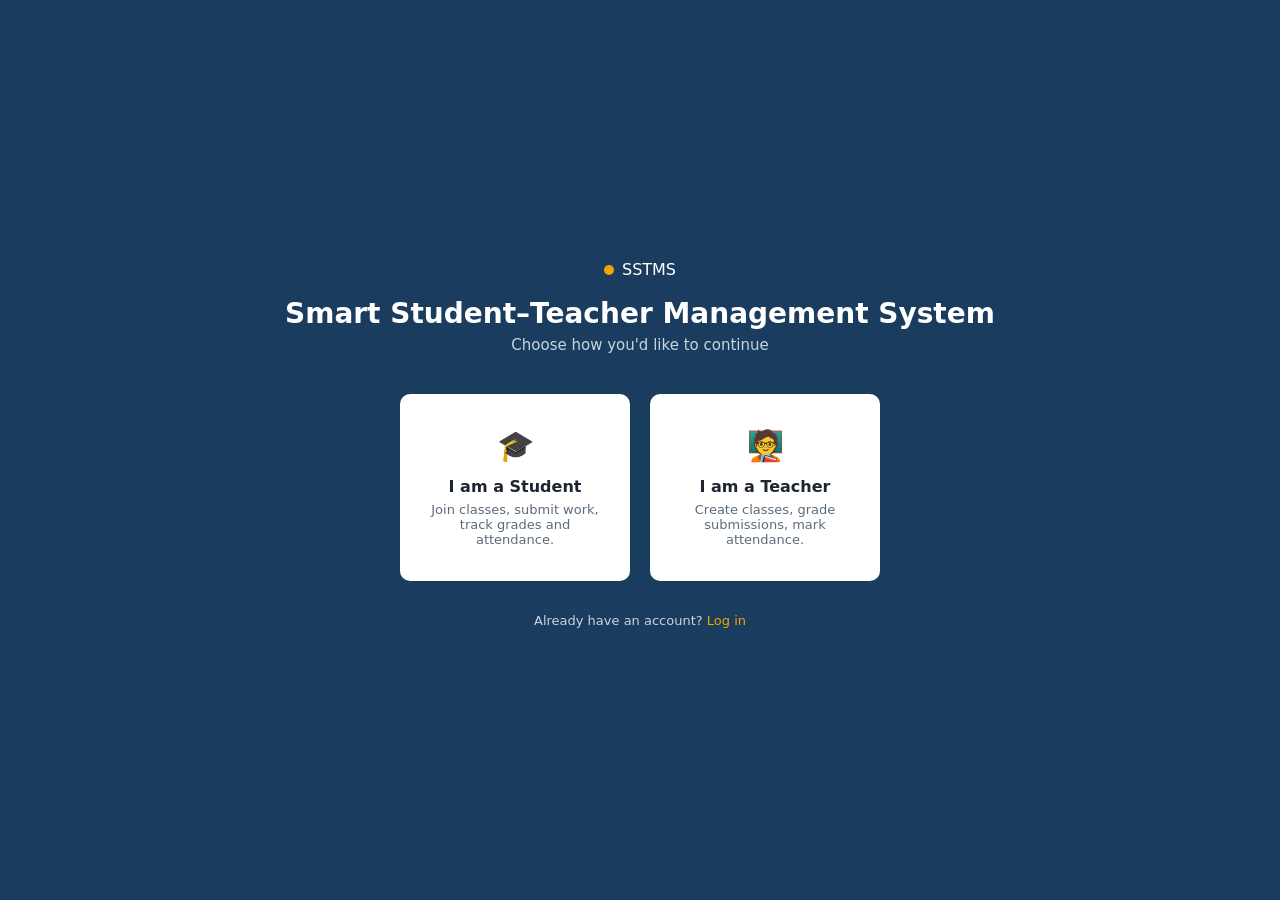
<file: frontend/index.html>
<!DOCTYPE html>
<html lang="en">
<head>
<meta charset="UTF-8">
<title>SSTMS — Welcome</title>
<link rel="stylesheet" href="index.css">
<style>
  
</style>
</head>
<body>
  <div class="landing">
    <span><span class="dot"></span>SSTMS</span>
    <h1>Smart Student–Teacher Management System</h1>
    <p class="lead">Choose how you'd like to continue</p>
    <div class="role-cards">
      <div class="role-card" onclick="go('register.html?role=student')">
        <div class="icon">🎓</div>
        <h3>I am a Student</h3>
        <p>Join classes, submit work, track grades and attendance.</p>
      </div>
      <div class="role-card" onclick="go('register.html?role=teacher')">
        <div class="icon">🧑‍🏫</div>
        <h3>I am a Teacher</h3>
        <p>Create classes, grade submissions, mark attendance.</p>
      </div>
    </div>
    <p class="landing-login">Already have an account? <a href="login.html">Log in</a></p>
  </div>
  <script src="app.js"></script>
</body>
</html>
</file>
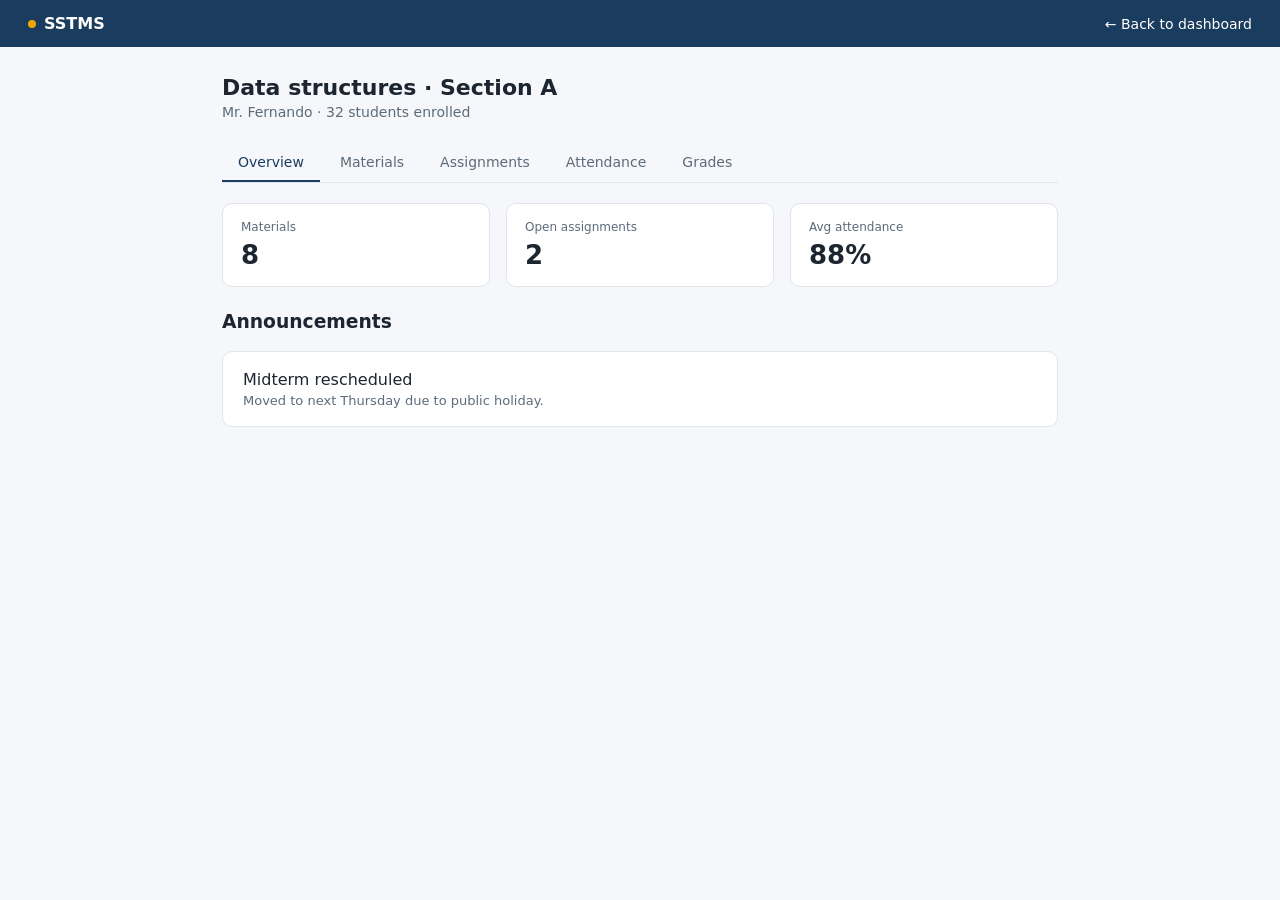
<file: frontend/class-detail.html>
<!DOCTYPE html>
<html lang="en">
<head>
<meta charset="UTF-8">
<title>SSTMS — Class detail</title>
<link rel="stylesheet" href="styles.css">
</head>
<body>
<div class="topbar">
  <div class="brand"><span class="dot"></span>SSTMS</div>
  <div class="topbar-actions">
    <a href="student-dashboard.html" style="color:#fff;">&larr; Back to dashboard</a>
  </div>
</div>
<div class="main" style="max-width:900px;margin:0 auto;">
  <h1>Data structures · Section A</h1>
  <p class="subtitle">Mr. Fernando · 32 students enrolled</p>

  <div class="tabs" id="classTabs">
    <div class="tab active" data-target="#panel-overview">Overview</div>
    <div class="tab" data-target="#panel-materials">Materials</div>
    <div class="tab" data-target="#panel-assignments">Assignments</div>
    <div class="tab" data-target="#panel-attendance">Attendance</div>
    <div class="tab" data-target="#panel-grades">Grades</div>
  </div>

  <div id="panel-overview" class="classTabs-panel">
    <div class="grid grid-3" style="margin-bottom:24px;">
      <div class="stat-card"><p class="label">Materials</p><p class="value">8</p></div>
      <div class="stat-card"><p class="label">Open assignments</p><p class="value">2</p></div>
      <div class="stat-card"><p class="label">Avg attendance</p><p class="value">88%</p></div>
    </div>
    <h3>Announcements</h3>
    <div class="card">
      <p style="font-weight:500;margin:0 0 4px;">Midterm rescheduled</p>
      <p style="font-size:13px;color:var(--text-muted);margin:0;">Moved to next Thursday due to public holiday.</p>
    </div>
  </div>

  <div id="panel-materials" class="classTabs-panel hidden">
    <div class="list-row"><div><p class="title">Week 4 — Binary trees (slides)</p><p class="meta">PDF · uploaded Mon</p></div><a href="#">Open ↗</a></div>
    <div class="list-row"><div><p class="title">Lab guide — recursion exercises</p><p class="meta">PDF · uploaded last week</p></div><a href="#">Open ↗</a></div>
  </div>

  <div id="panel-assignments" class="classTabs-panel hidden">
    <div class="list-row" style="cursor:pointer;" onclick="go('assignment-submission.html')">
      <div><p class="title">Binary tree implementation</p><p class="meta">Max score 100</p></div>
      <span class="badge badge-amber">Due in 2 days</span>
    </div>
  </div>

  <div id="panel-attendance" class="classTabs-panel hidden">
    <div class="list-row"><div><p class="title">Session — Mon 9:00 AM</p><p class="meta">Topic: trees &amp; recursion</p></div><span class="badge badge-success">Present</span></div>
    <div class="list-row"><div><p class="title">Session — Wed 9:00 AM</p><p class="meta">Topic: graph basics</p></div><span class="badge badge-danger">Absent</span></div>
  </div>

  <div id="panel-grades" class="classTabs-panel hidden">
    <div class="list-row"><div><p class="title">Quiz 1</p><p class="meta">Graded by Mr. Fernando</p></div><span class="badge badge-muted">88 / 100</span></div>
    <div class="list-row"><div><p class="title">Lab report 1</p><p class="meta">Graded by Mr. Fernando</p></div><span class="badge badge-muted">92 / 100</span></div>
  </div>
</div>
<script src="app.js"></script>
<script>initTabs('#classTabs');</script>
</body>
</html>
</file>
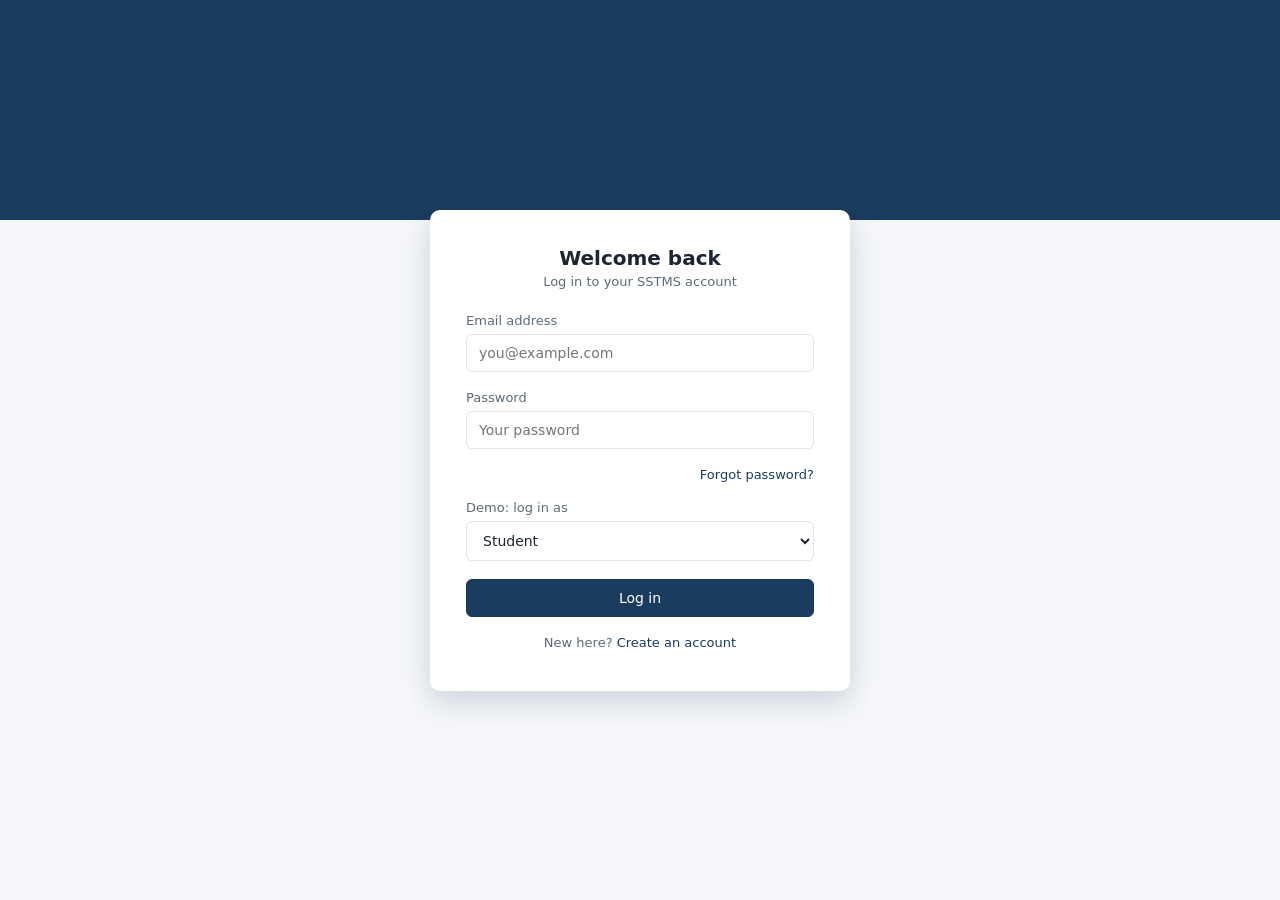
<file: frontend/login.html>
<!DOCTYPE html>
<html lang="en">

<head>
  <meta charset="UTF-8">
  <title>SSTMS — Log in</title>
  <link rel="stylesheet" href="login.css">
</head>

<body>
  <div class="auth-wrap">
    <div class="auth-card">
      <h1>Welcome back</h1>
      <p class="subtitle">Log in to your SSTMS account</p>

      <form id="loginForm">
        <div class="field">
          <label for="email">Email address</label>
          <input id="email" type="email" placeholder="you@example.com" required>
        </div>
        <div class="field">
          <label for="password">Password</label>
          <input id="password" type="password" placeholder="Your password" required>
          <div class="error-text" id="loginError">Incorrect email or password.</div>
        </div>
        <div style="display:flex;justify-content:flex-end;margin-bottom:18px;">
          <a href="#" style="font-size:13px;">Forgot password?</a>
        </div>

        <!-- Demo-only role picker so you can preview each dashboard without a real backend -->
        <div class="field">
          <label for="demoRole">Demo: log in as</label>
          <select id="demoRole">
            <option value="student">Student</option>
            <option value="teacher">Teacher</option>
            <option value="admin">Super Admin</option>
          </select>
        </div>

        <button type="submit" class="btn btn-primary btn-block">Log in</button>
      </form>

      <p class="auth-foot">New here? <a href="index.html">Create an account</a></p>
    </div>
  </div>

  <script src="login.js"></script>

</body>

</html>
</file>
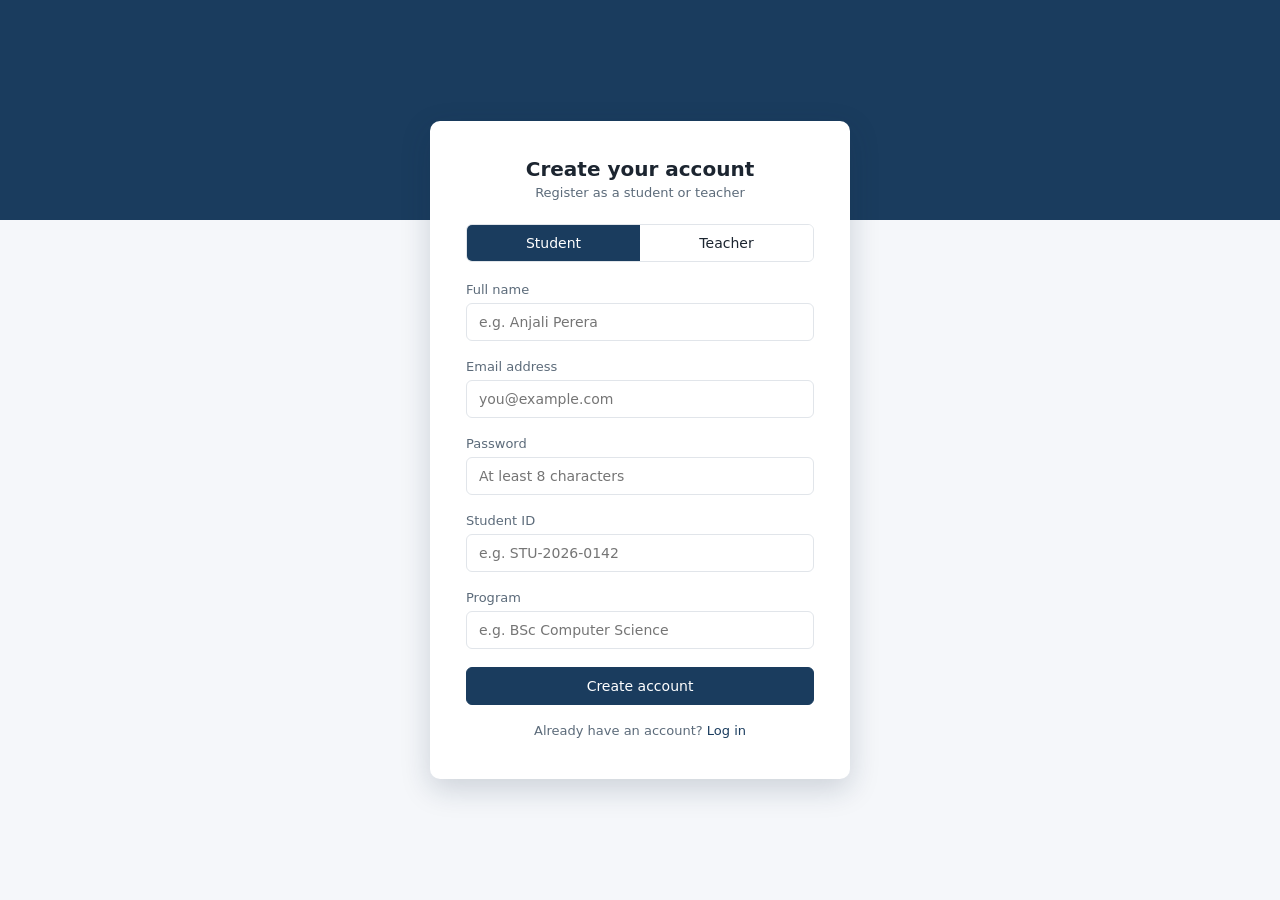
<file: frontend/register.html>
<!DOCTYPE html>
<html lang="en">
<head>
<meta charset="UTF-8">
<title>SSTMS — Register</title>
<link rel="stylesheet" href="styles.css">
</head>
<body>
<div class="auth-wrap">
  <div class="auth-card">
    <h1>Create your account</h1>
    <p class="subtitle">Register as a student or teacher</p>

    <div class="role-toggle">
      <button id="roleStudentBtn" class="active" type="button">Student</button>
      <button id="roleTeacherBtn" type="button">Teacher</button>
    </div>

    <form id="registerForm">
      <div class="field">
        <label for="fullName">Full name</label>
        <input id="fullName" type="text" placeholder="e.g. Anjali Perera" required>
      </div>
      <div class="field">
        <label for="email">Email address</label>
        <input id="email" type="email" placeholder="you@example.com" required>
      </div>
      <div class="field">
        <label for="password">Password</label>
        <input id="password" type="password" placeholder="At least 8 characters" required minlength="8">
      </div>

      <!-- Student-only fields -->
      <div id="studentFields">
        <div class="field">
          <label for="studentNo">Student ID</label>
          <input id="studentNo" type="text" placeholder="e.g. STU-2026-0142">
        </div>
        <div class="field">
          <label for="program">Program</label>
          <input id="program" type="text" placeholder="e.g. BSc Computer Science">
        </div>
      </div>

      <!-- Teacher-only fields -->
      <div id="teacherFields" class="hidden">
        <div class="field">
          <label for="qualification">Highest qualification</label>
          <input id="qualification" type="text" placeholder="e.g. MSc Software Engineering">
        </div>
        <div class="field">
          <label for="department">Department</label>
          <input id="department" type="text" placeholder="e.g. Faculty of Computing">
        </div>
        <p style="font-size:12px;color:var(--text-muted);margin:-8px 0 16px;">
          Teacher accounts require Super Admin approval before login.
        </p>
      </div>

      <button type="submit" class="btn btn-primary btn-block">Create account</button>
    </form>

    <p class="auth-foot">Already have an account? <a href="login.html">Log in</a></p>
  </div>
</div>

<script src="app.js"></script>
<script>
  const studentBtn = document.getElementById('roleStudentBtn');
  const teacherBtn = document.getElementById('roleTeacherBtn');
  const studentFields = document.getElementById('studentFields');
  const teacherFields = document.getElementById('teacherFields');

  function setRole(role){
    const isStudent = role === 'student';
    studentBtn.classList.toggle('active', isStudent);
    teacherBtn.classList.toggle('active', !isStudent);
    studentFields.classList.toggle('hidden', !isStudent);
    teacherFields.classList.toggle('hidden', isStudent);
  }

  studentBtn.addEventListener('click', () => setRole('student'));
  teacherBtn.addEventListener('click', () => setRole('teacher'));

  // Pre-select role from ?role= query param coming from the landing page
  const params = new URLSearchParams(window.location.search);
  setRole(params.get('role') === 'teacher' ? 'teacher' : 'student');

  document.getElementById('registerForm').addEventListener('submit', (e) => {
    e.preventDefault();
    const isStudent = studentBtn.classList.contains('active');
    // NOTE: replace with a real POST /api/v1/auth/register call to your Spring Boot backend.
    alert('Demo only — would POST to /api/v1/auth/register as ' + (isStudent ? 'STUDENT' : 'TEACHER'));
    go('login.html');
  });
</script>
</body>
</html>
</file>
<file: frontend/index.css>
:root{
  --navy:#1A3C5E;
  --navy-dark:#102740;
  --navy-light:#2C5680;
  --amber:#F0A500;
  --amber-dark:#C98800;
  --bg:#F5F7FA;
  --card:#FFFFFF;
  --border:#E1E5EA;
  --text:#1C2530;
  --text-muted:#5C6B7A;
  --success:#1F8A4C;
  --danger:#C0392B;
  --radius:10px;
  --radius-sm:6px;
}
*{box-sizing:border-box;}
body{
  margin:0;
  font-family:'Inter',system-ui,-apple-system,sans-serif;
  background:var(--bg);
  color:var(--text);
}
a{color:var(--navy);text-decoration:none;}
a:hover{text-decoration:underline;}
button, .btn{
  font-family:inherit;
  cursor:pointer;
  border-radius:var(--radius-sm);
  border:1px solid var(--border);
  background:var(--card);
  padding:10px 18px;
  font-size:14px;
  font-weight:500;
  color:var(--text);
  transition:background .15s,border-color .15s;
}
button:hover, .btn:hover{background:#F0F2F5;}
.btn-primary{
  background:var(--navy);
  color:#fff;
  border-color:var(--navy);
}
.btn-primary:hover{background:var(--navy-light);}
.btn-amber{
  background:var(--amber);
  color:#1C2530;
  border-color:var(--amber);
}
.btn-amber:hover{background:var(--amber-dark);}
.btn-block{width:100%;}
.btn-sm{padding:6px 12px;font-size:13px;}
input, select, textarea{
  font-family:inherit;
  font-size:14px;
  padding:10px 12px;
  border:1px solid var(--border);
  border-radius:var(--radius-sm);
  background:#fff;
  color:var(--text);
  width:100%;
}
input:focus, select:focus, textarea:focus{
  outline:none;
  border-color:var(--navy);
  box-shadow:0 0 0 3px rgba(26,60,94,0.12);
}
label{
  display:block;
  font-size:13px;
  font-weight:500;
  margin-bottom:6px;
  color:var(--text-muted);
}
.field{margin-bottom:18px;}

/* Layout shells */
.topbar{
  background:var(--navy);
  color:#fff;
  padding:14px 28px;
  display:flex;
  align-items:center;
  justify-content:space-between;
}
.topbar .brand{font-weight:600;font-size:16px;display:flex;align-items:center;gap:8px;}
.topbar .brand .dot{width:8px;height:8px;border-radius:50%;background:var(--amber);}
.topbar-actions{display:flex;align-items:center;gap:16px;font-size:14px;}
.app-shell{display:flex;min-height:calc(100vh - 56px);}
.sidebar{
  width:220px;
  background:var(--navy-dark);
  color:#cfd9e3;
  padding:20px 0;
  flex-shrink:0;
}
.sidebar a{
  display:flex;
  align-items:center;
  gap:10px;
  color:#cfd9e3;
  padding:11px 24px;
  font-size:14px;
  text-decoration:none;
}
.sidebar a:hover{background:rgba(255,255,255,0.06);text-decoration:none;}
.sidebar a.active{background:rgba(240,165,0,0.15);color:#fff;border-right:3px solid var(--amber);}
.main{flex:1;padding:28px 32px;max-width:1100px;}
.main h1{font-size:22px;margin:0 0 4px;}
.main .subtitle{color:var(--text-muted);font-size:14px;margin:0 0 24px;}

/* Cards & grids */
.card{
  background:var(--card);
  border:1px solid var(--border);
  border-radius:var(--radius);
  padding:18px 20px;
}
.grid{display:grid;gap:16px;}
.grid-2{grid-template-columns:repeat(auto-fit,minmax(220px,1fr));}
.grid-3{grid-template-columns:repeat(auto-fit,minmax(180px,1fr));}
.grid-4{grid-template-columns:repeat(auto-fit,minmax(150px,1fr));}
.stat-card{
  background:var(--card);
  border:1px solid var(--border);
  border-radius:var(--radius);
  padding:16px 18px;
}
.stat-card .label{font-size:12px;color:var(--text-muted);margin:0 0 6px;}
.stat-card .value{font-size:26px;font-weight:600;margin:0;}
.badge{
  display:inline-block;
  font-size:12px;
  padding:4px 10px;
  border-radius:20px;
  font-weight:500;
}
.badge-amber{background:#FFF1D6;color:#8A5B00;}
.badge-success{background:#E3F3E8;color:var(--success);}
.badge-danger{background:#FBE7E5;color:var(--danger);}
.badge-muted{background:#EDEFF2;color:var(--text-muted);}
.list-row{
  display:flex;
  justify-content:space-between;
  align-items:center;
  padding:12px 14px;
  border:1px solid var(--border);
  border-radius:var(--radius-sm);
  background:#fff;
  margin-bottom:8px;
}
.list-row .title{font-weight:500;font-size:14px;margin:0 0 2px;}
.list-row .meta{font-size:12px;color:var(--text-muted);margin:0;}

/* Tabs */
.tabs{display:flex;gap:4px;border-bottom:1px solid var(--border);margin-bottom:20px;}
.tab{
  padding:10px 16px;
  font-size:14px;
  color:var(--text-muted);
  cursor:pointer;
  border-bottom:2px solid transparent;
  font-weight:500;
}
.tab.active{color:var(--navy);border-bottom-color:var(--navy);}

/* Auth pages */
.auth-wrap{
  min-height:100vh;
  display:flex;
  align-items:center;
  justify-content:center;
  background:linear-gradient(180deg,var(--navy) 0%, var(--navy) 220px, var(--bg) 220px);
}
.auth-card{
  background:#fff;
  width:100%;
  max-width:420px;
  border-radius:var(--radius);
  padding:36px 36px 28px;
  box-shadow:0 10px 30px rgba(16,39,64,0.18);
}
.auth-card h1{font-size:20px;margin:0 0 4px;text-align:center;}
.auth-card .subtitle{text-align:center;color:var(--text-muted);font-size:13px;margin:0 0 24px;}
.auth-foot{text-align:center;font-size:13px;color:var(--text-muted);margin-top:18px;}
.role-toggle{display:flex;border:1px solid var(--border);border-radius:var(--radius-sm);overflow:hidden;margin-bottom:20px;}
.role-toggle button{flex:1;border:none;border-radius:0;background:#fff;}
.role-toggle button.active{background:var(--navy);color:#fff;}
.error-text{color:var(--danger);font-size:12px;margin-top:4px;display:none;}
.hidden{display:none !important;}

.progress-bar{height:6px;background:#EDEFF2;border-radius:4px;overflow:hidden;}
.progress-bar .fill{height:100%;background:var(--amber);}

footer.page-foot{
  text-align:center;
  font-size:12px;
  color:var(--text-muted);
  padding:18px 0;
}


body{background:var(--navy);}
  .landing{
    min-height:100vh;
    display:flex;
    flex-direction:column;
    align-items:center;
    justify-content:center;
    color:#fff;
    text-align:center;
    padding:24px;
  }
  .landing .dot{width:10px;height:10px;border-radius:50%;background:var(--amber);display:inline-block;margin-right:8px;}
  .landing h1{font-size:28px;margin:18px 0 6px;}
  .landing p.lead{color:#C9D4DF;margin:0 0 40px;font-size:15px;}
  .role-cards{display:flex;gap:20px;flex-wrap:wrap;justify-content:center;max-width:600px;}
  .role-card{
    background:#fff;
    color:var(--text);
    border-radius:var(--radius);
    padding:32px 26px;
    width:230px;
    cursor:pointer;
    border:2px solid transparent;
    transition:transform .15s, border-color .15s;
  }
  .role-card:hover{transform:translateY(-3px);border-color:var(--amber);}
  .role-card .icon{font-size:30px;margin-bottom:14px;}
  .role-card h3{margin:0 0 6px;font-size:16px;}
  .role-card p{margin:0;font-size:13px;color:var(--text-muted);}
  .landing-login{margin-top:32px;font-size:13px;color:#C9D4DF;}
  .landing-login a{color:var(--amber);}
</file>
<file: frontend/styles.css>
:root{
  --navy:#1A3C5E;
  --navy-dark:#102740;
  --navy-light:#2C5680;
  --amber:#F0A500;
  --amber-dark:#C98800;
  --bg:#F5F7FA;
  --card:#FFFFFF;
  --border:#E1E5EA;
  --text:#1C2530;
  --text-muted:#5C6B7A;
  --success:#1F8A4C;
  --danger:#C0392B;
  --radius:10px;
  --radius-sm:6px;
}
*{box-sizing:border-box;}
body{
  margin:0;
  font-family:'Inter',system-ui,-apple-system,sans-serif;
  background:var(--bg);
  color:var(--text);
}
a{color:var(--navy);text-decoration:none;}
a:hover{text-decoration:underline;}
button, .btn{
  font-family:inherit;
  cursor:pointer;
  border-radius:var(--radius-sm);
  border:1px solid var(--border);
  background:var(--card);
  padding:10px 18px;
  font-size:14px;
  font-weight:500;
  color:var(--text);
  transition:background .15s,border-color .15s;
}
button:hover, .btn:hover{background:#F0F2F5;}
.btn-primary{
  background:var(--navy);
  color:#fff;
  border-color:var(--navy);
}
.btn-primary:hover{background:var(--navy-light);}
.btn-amber{
  background:var(--amber);
  color:#1C2530;
  border-color:var(--amber);
}
.btn-amber:hover{background:var(--amber-dark);}
.btn-block{width:100%;}
.btn-sm{padding:6px 12px;font-size:13px;}
input, select, textarea{
  font-family:inherit;
  font-size:14px;
  padding:10px 12px;
  border:1px solid var(--border);
  border-radius:var(--radius-sm);
  background:#fff;
  color:var(--text);
  width:100%;
}
input:focus, select:focus, textarea:focus{
  outline:none;
  border-color:var(--navy);
  box-shadow:0 0 0 3px rgba(26,60,94,0.12);
}
label{
  display:block;
  font-size:13px;
  font-weight:500;
  margin-bottom:6px;
  color:var(--text-muted);
}
.field{margin-bottom:18px;}

/* Layout shells */
.topbar{
  background:var(--navy);
  color:#fff;
  padding:14px 28px;
  display:flex;
  align-items:center;
  justify-content:space-between;
}
.topbar .brand{font-weight:600;font-size:16px;display:flex;align-items:center;gap:8px;}
.topbar .brand .dot{width:8px;height:8px;border-radius:50%;background:var(--amber);}
.topbar-actions{display:flex;align-items:center;gap:16px;font-size:14px;}
.app-shell{display:flex;min-height:calc(100vh - 56px);}
.sidebar{
  width:220px;
  background:var(--navy-dark);
  color:#cfd9e3;
  padding:20px 0;
  flex-shrink:0;
}
.sidebar a{
  display:flex;
  align-items:center;
  gap:10px;
  color:#cfd9e3;
  padding:11px 24px;
  font-size:14px;
  text-decoration:none;
}
.sidebar a:hover{background:rgba(255,255,255,0.06);text-decoration:none;}
.sidebar a.active{background:rgba(240,165,0,0.15);color:#fff;border-right:3px solid var(--amber);}
.main{flex:1;padding:28px 32px;max-width:1100px;}
.main h1{font-size:22px;margin:0 0 4px;}
.main .subtitle{color:var(--text-muted);font-size:14px;margin:0 0 24px;}

/* Cards & grids */
.card{
  background:var(--card);
  border:1px solid var(--border);
  border-radius:var(--radius);
  padding:18px 20px;
}
.grid{display:grid;gap:16px;}
.grid-2{grid-template-columns:repeat(auto-fit,minmax(220px,1fr));}
.grid-3{grid-template-columns:repeat(auto-fit,minmax(180px,1fr));}
.grid-4{grid-template-columns:repeat(auto-fit,minmax(150px,1fr));}
.stat-card{
  background:var(--card);
  border:1px solid var(--border);
  border-radius:var(--radius);
  padding:16px 18px;
}
.stat-card .label{font-size:12px;color:var(--text-muted);margin:0 0 6px;}
.stat-card .value{font-size:26px;font-weight:600;margin:0;}
.badge{
  display:inline-block;
  font-size:12px;
  padding:4px 10px;
  border-radius:20px;
  font-weight:500;
}
.badge-amber{background:#FFF1D6;color:#8A5B00;}
.badge-success{background:#E3F3E8;color:var(--success);}
.badge-danger{background:#FBE7E5;color:var(--danger);}
.badge-muted{background:#EDEFF2;color:var(--text-muted);}
.list-row{
  display:flex;
  justify-content:space-between;
  align-items:center;
  padding:12px 14px;
  border:1px solid var(--border);
  border-radius:var(--radius-sm);
  background:#fff;
  margin-bottom:8px;
}
.list-row .title{font-weight:500;font-size:14px;margin:0 0 2px;}
.list-row .meta{font-size:12px;color:var(--text-muted);margin:0;}

/* Tabs */
.tabs{display:flex;gap:4px;border-bottom:1px solid var(--border);margin-bottom:20px;}
.tab{
  padding:10px 16px;
  font-size:14px;
  color:var(--text-muted);
  cursor:pointer;
  border-bottom:2px solid transparent;
  font-weight:500;
}
.tab.active{color:var(--navy);border-bottom-color:var(--navy);}

/* Auth pages */
.auth-wrap{
  min-height:100vh;
  display:flex;
  align-items:center;
  justify-content:center;
  background:linear-gradient(180deg,var(--navy) 0%, var(--navy) 220px, var(--bg) 220px);
}
.auth-card{
  background:#fff;
  width:100%;
  max-width:420px;
  border-radius:var(--radius);
  padding:36px 36px 28px;
  box-shadow:0 10px 30px rgba(16,39,64,0.18);
}
.auth-card h1{font-size:20px;margin:0 0 4px;text-align:center;}
.auth-card .subtitle{text-align:center;color:var(--text-muted);font-size:13px;margin:0 0 24px;}
.auth-foot{text-align:center;font-size:13px;color:var(--text-muted);margin-top:18px;}
.role-toggle{display:flex;border:1px solid var(--border);border-radius:var(--radius-sm);overflow:hidden;margin-bottom:20px;}
.role-toggle button{flex:1;border:none;border-radius:0;background:#fff;}
.role-toggle button.active{background:var(--navy);color:#fff;}
.error-text{color:var(--danger);font-size:12px;margin-top:4px;display:none;}
.hidden{display:none !important;}

.progress-bar{height:6px;background:#EDEFF2;border-radius:4px;overflow:hidden;}
.progress-bar .fill{height:100%;background:var(--amber);}

footer.page-foot{
  text-align:center;
  font-size:12px;
  color:var(--text-muted);
  padding:18px 0;
}
</file>
<file: frontend/login.css>
:root{
  --navy:#1A3C5E;
  --navy-dark:#102740;
  --navy-light:#2C5680;
  --amber:#F0A500;
  --amber-dark:#C98800;
  --bg:#F5F7FA;
  --card:#FFFFFF;
  --border:#E1E5EA;
  --text:#1C2530;
  --text-muted:#5C6B7A;
  --success:#1F8A4C;
  --danger:#C0392B;
  --radius:10px;
  --radius-sm:6px;
}
*{box-sizing:border-box;}
body{
  margin:0;
  font-family:'Inter',system-ui,-apple-system,sans-serif;
  background:var(--bg);
  color:var(--text);
}
a{color:var(--navy);text-decoration:none;}
a:hover{text-decoration:underline;}
button, .btn{
  font-family:inherit;
  cursor:pointer;
  border-radius:var(--radius-sm);
  border:1px solid var(--border);
  background:var(--card);
  padding:10px 18px;
  font-size:14px;
  font-weight:500;
  color:var(--text);
  transition:background .15s,border-color .15s;
}
button:hover, .btn:hover{background:#F0F2F5;}
.btn-primary{
  background:var(--navy);
  color:#fff;
  border-color:var(--navy);
}
.btn-primary:hover{background:var(--navy-light);}
.btn-amber{
  background:var(--amber);
  color:#1C2530;
  border-color:var(--amber);
}
.btn-amber:hover{background:var(--amber-dark);}
.btn-block{width:100%;}
.btn-sm{padding:6px 12px;font-size:13px;}
input, select, textarea{
  font-family:inherit;
  font-size:14px;
  padding:10px 12px;
  border:1px solid var(--border);
  border-radius:var(--radius-sm);
  background:#fff;
  color:var(--text);
  width:100%;
}
input:focus, select:focus, textarea:focus{
  outline:none;
  border-color:var(--navy);
  box-shadow:0 0 0 3px rgba(26,60,94,0.12);
}
label{
  display:block;
  font-size:13px;
  font-weight:500;
  margin-bottom:6px;
  color:var(--text-muted);
}
.field{margin-bottom:18px;}

/* Layout shells */
.topbar{
  background:var(--navy);
  color:#fff;
  padding:14px 28px;
  display:flex;
  align-items:center;
  justify-content:space-between;
}
.topbar .brand{font-weight:600;font-size:16px;display:flex;align-items:center;gap:8px;}
.topbar .brand .dot{width:8px;height:8px;border-radius:50%;background:var(--amber);}
.topbar-actions{display:flex;align-items:center;gap:16px;font-size:14px;}
.app-shell{display:flex;min-height:calc(100vh - 56px);}
.sidebar{
  width:220px;
  background:var(--navy-dark);
  color:#cfd9e3;
  padding:20px 0;
  flex-shrink:0;
}
.sidebar a{
  display:flex;
  align-items:center;
  gap:10px;
  color:#cfd9e3;
  padding:11px 24px;
  font-size:14px;
  text-decoration:none;
}
.sidebar a:hover{background:rgba(255,255,255,0.06);text-decoration:none;}
.sidebar a.active{background:rgba(240,165,0,0.15);color:#fff;border-right:3px solid var(--amber);}
.main{flex:1;padding:28px 32px;max-width:1100px;}
.main h1{font-size:22px;margin:0 0 4px;}
.main .subtitle{color:var(--text-muted);font-size:14px;margin:0 0 24px;}

/* Cards & grids */
.card{
  background:var(--card);
  border:1px solid var(--border);
  border-radius:var(--radius);
  padding:18px 20px;
}
.grid{display:grid;gap:16px;}
.grid-2{grid-template-columns:repeat(auto-fit,minmax(220px,1fr));}
.grid-3{grid-template-columns:repeat(auto-fit,minmax(180px,1fr));}
.grid-4{grid-template-columns:repeat(auto-fit,minmax(150px,1fr));}
.stat-card{
  background:var(--card);
  border:1px solid var(--border);
  border-radius:var(--radius);
  padding:16px 18px;
}
.stat-card .label{font-size:12px;color:var(--text-muted);margin:0 0 6px;}
.stat-card .value{font-size:26px;font-weight:600;margin:0;}
.badge{
  display:inline-block;
  font-size:12px;
  padding:4px 10px;
  border-radius:20px;
  font-weight:500;
}
.badge-amber{background:#FFF1D6;color:#8A5B00;}
.badge-success{background:#E3F3E8;color:var(--success);}
.badge-danger{background:#FBE7E5;color:var(--danger);}
.badge-muted{background:#EDEFF2;color:var(--text-muted);}
.list-row{
  display:flex;
  justify-content:space-between;
  align-items:center;
  padding:12px 14px;
  border:1px solid var(--border);
  border-radius:var(--radius-sm);
  background:#fff;
  margin-bottom:8px;
}
.list-row .title{font-weight:500;font-size:14px;margin:0 0 2px;}
.list-row .meta{font-size:12px;color:var(--text-muted);margin:0;}

/* Tabs */
.tabs{display:flex;gap:4px;border-bottom:1px solid var(--border);margin-bottom:20px;}
.tab{
  padding:10px 16px;
  font-size:14px;
  color:var(--text-muted);
  cursor:pointer;
  border-bottom:2px solid transparent;
  font-weight:500;
}
.tab.active{color:var(--navy);border-bottom-color:var(--navy);}

/* Auth pages */
.auth-wrap{
  min-height:100vh;
  display:flex;
  align-items:center;
  justify-content:center;
  background:linear-gradient(180deg,var(--navy) 0%, var(--navy) 220px, var(--bg) 220px);
}
.auth-card{
  background:#fff;
  width:100%;
  max-width:420px;
  border-radius:var(--radius);
  padding:36px 36px 28px;
  box-shadow:0 10px 30px rgba(16,39,64,0.18);
}
.auth-card h1{font-size:20px;margin:0 0 4px;text-align:center;}
.auth-card .subtitle{text-align:center;color:var(--text-muted);font-size:13px;margin:0 0 24px;}
.auth-foot{text-align:center;font-size:13px;color:var(--text-muted);margin-top:18px;}
.role-toggle{display:flex;border:1px solid var(--border);border-radius:var(--radius-sm);overflow:hidden;margin-bottom:20px;}
.role-toggle button{flex:1;border:none;border-radius:0;background:#fff;}
.role-toggle button.active{background:var(--navy);color:#fff;}
.error-text{color:var(--danger);font-size:12px;margin-top:4px;display:none;}
.hidden{display:none !important;}

.progress-bar{height:6px;background:#EDEFF2;border-radius:4px;overflow:hidden;}
.progress-bar .fill{height:100%;background:var(--amber);}

footer.page-foot{
  text-align:center;
  font-size:12px;
  color:var(--text-muted);
  padding:18px 0;
}
</file>
